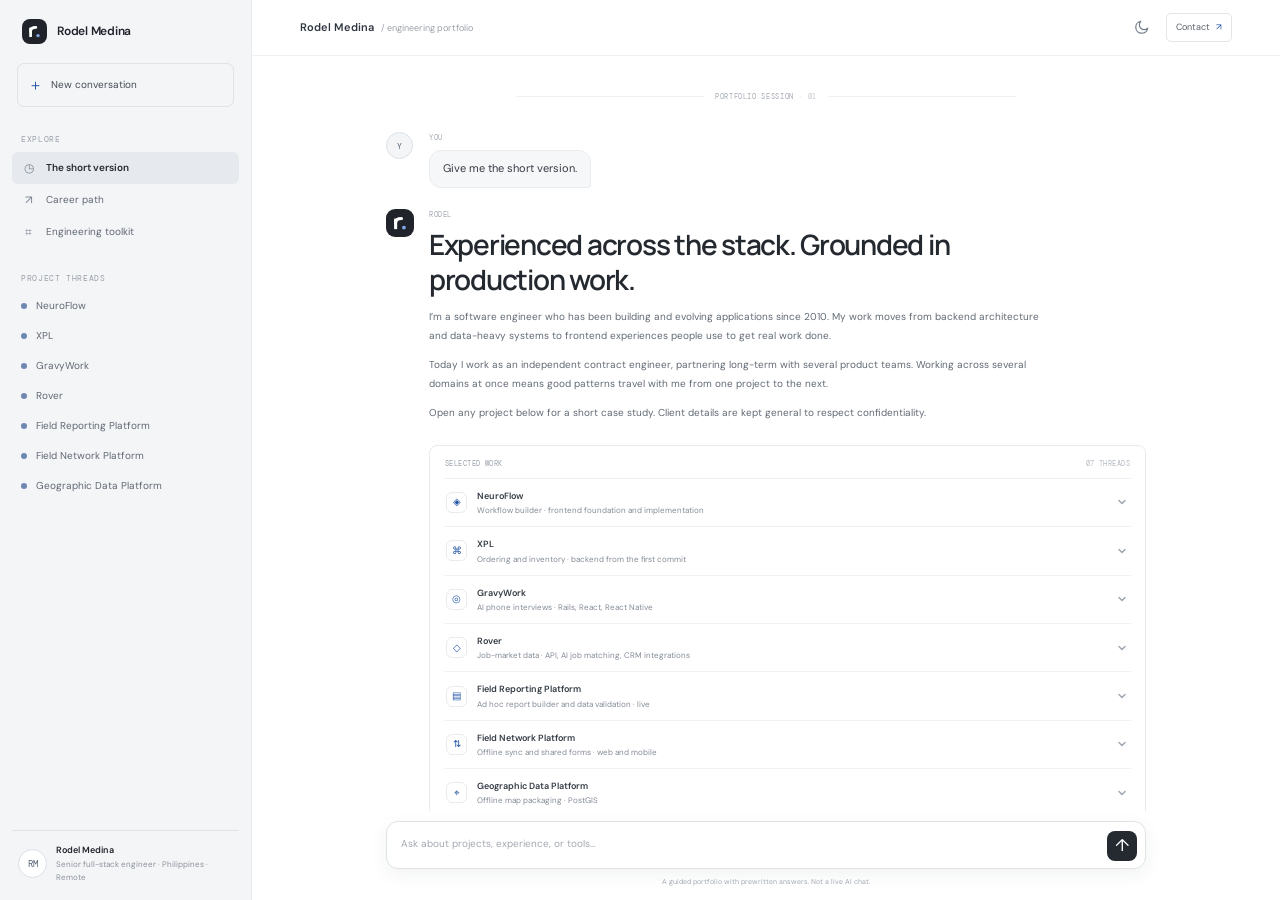
<file: index.html>
<!doctype html>
<html lang="en">
  <head>
    <meta charset="utf-8" />
    <meta name="viewport" content="width=device-width, initial-scale=1, viewport-fit=cover" />
    <meta name="theme-color" content="#f7f8fa" />
    <title>Rodel Medina — Senior Full-Stack Software Engineer</title>
    <meta name="description" content="Senior full-stack engineer building with Rails, React, and Next.js since 2010. Case studies on AI phone interviews, workflow builders, data pipelines, and reporting." />
    <meta name="author" content="Rodel Medina" />
    <meta name="robots" content="index, follow, max-image-preview:large" />
    <link rel="canonical" href="https://rodm.dev/" />
    <link rel="icon" href="/favicon.svg" type="image/svg+xml" />
    <link rel="icon" href="/favicon-96.png" type="image/png" sizes="96x96" />
    <link rel="apple-touch-icon" href="/apple-touch-icon.png" />
    <meta property="og:type" content="profile" />
    <meta property="og:url" content="https://rodm.dev/" />
    <meta property="og:site_name" content="Rodel Medina" />
    <meta property="og:title" content="Rodel Medina — Senior Full-Stack Software Engineer" />
    <meta property="og:description" content="Building production software since 2010, from database to frontend. Explore case studies through a guided, conversation-style portfolio." />
    <meta property="og:image" content="https://rodm.dev/og-image.png" />
    <meta property="og:image:type" content="image/png" />
    <meta property="og:image:width" content="1200" />
    <meta property="og:image:height" content="630" />
    <meta property="og:image:alt" content="Rodel Medina, Senior Full-Stack Software Engineer, building software since 2010. rodm.dev" />
    <meta property="og:locale" content="en_US" />
    <meta property="profile:first_name" content="Rodel" />
    <meta property="profile:last_name" content="Medina" />
    <meta name="twitter:card" content="summary_large_image" />
    <meta name="twitter:title" content="Rodel Medina — Senior Full-Stack Software Engineer" />
    <meta name="twitter:description" content="Building production software since 2010, from database to frontend. Explore case studies through a guided, conversation-style portfolio." />
    <meta name="twitter:image" content="https://rodm.dev/og-image.png" />
    <meta name="twitter:image:alt" content="Rodel Medina, Senior Full-Stack Software Engineer, building software since 2010. rodm.dev" />
    <script>
      try {
        const savedTheme = localStorage.getItem('rodel-portfolio-theme');
        const initialTheme = ['dark', 'light'].includes(savedTheme) ? savedTheme : (matchMedia('(prefers-color-scheme: dark)').matches ? 'dark' : 'light');
        document.documentElement.dataset.theme = initialTheme;
      } catch {}
    </script>
    <script>
      window.loadAnalytics = function () {
        if (location.hostname !== 'rodm.dev' || window.gtag) return;
        window.dataLayer = window.dataLayer || [];
        window.gtag = function () { dataLayer.push(arguments); };
        gtag('js', new Date());
        gtag('config', 'G-ZHBFGYMHQ4');
        const ga = document.createElement('script');
        ga.async = true;
        ga.src = 'https://www.googletagmanager.com/gtag/js?id=G-ZHBFGYMHQ4';
        document.head.append(ga);
      };
      try {
        if (localStorage.getItem('rodel-portfolio-analytics') === 'granted') window.loadAnalytics();
      } catch {}
    </script>
    <link rel="preconnect" href="https://fonts.googleapis.com" />
    <link rel="preconnect" href="https://fonts.gstatic.com" crossorigin />
    <link href="https://fonts.googleapis.com/css2?family=DM+Mono:wght@400;500&family=DM+Sans:wght@400;500;600;700&family=Manrope:wght@400;500;600;700&display=swap" rel="stylesheet" />
    <link rel="stylesheet" href="./styles.css" />
    <script type="application/ld+json">
      {"@context":"https://schema.org","@graph":[{"@type":"WebSite","@id":"https://rodm.dev/#website","url":"https://rodm.dev/","name":"Rodel Medina","inLanguage":"en"},{"@type":"ProfilePage","@id":"https://rodm.dev/#profile","url":"https://rodm.dev/","name":"Rodel Medina — Senior Full-Stack Software Engineer","isPartOf":{"@id":"https://rodm.dev/#website"},"mainEntity":{"@id":"https://rodm.dev/#person"}},{"@type":"Person","@id":"https://rodm.dev/#person","name":"Rodel Medina","url":"https://rodm.dev/","email":"mailto:medinarodelsamson@gmail.com","jobTitle":"Senior Full-Stack Software Engineer","description":"Senior full-stack software engineer building production applications since 2010, from database and backend design to frontend products.","address":{"@type":"PostalAddress","addressCountry":"PH"},"knowsAbout":["Ruby on Rails","React","Next.js","TypeScript","Laravel","PostgreSQL","Vue","React Native","LLM integration"]}]}
    </script>
  </head>
  <body>
    <a class="skip-link" href="#conversation">Skip to conversation</a>
    <div class="chat-app">
      <aside class="sidebar" id="sidebar" aria-label="Portfolio navigation">
        <div class="sidebar-top">
          <a class="wordmark" href="#conversation" aria-label="Rodel Medina portfolio home"><span class="wordmark-mark"><svg class="mark-svg" viewBox="0 0 64 64" aria-hidden="true" focusable="false"><path d="M22 46V22" fill="none" stroke="currentColor" stroke-width="7"/><path d="M22 31.5C22 25 27 21.5 35.5 21.5" fill="none" stroke="currentColor" stroke-width="7" stroke-linecap="round"/><circle cx="41" cy="42.5" r="4.4" fill="var(--mark-dot)"/></svg></span><span>Rodel Medina</span></a>
          <button class="new-chat" id="new-chat" type="button"><span aria-hidden="true">＋</span> New conversation</button>
        </div>
        <div class="sidebar-group">
          <p class="sidebar-label">EXPLORE</p>
          <button class="side-link selected" data-query="short version"><span class="side-icon">◷</span> The short version</button>
          <button class="side-link" data-query="career"><span class="side-icon">↗</span> Career path</button>
          <button class="side-link" data-query="engineering toolkit"><span class="side-icon">⌗</span> Engineering toolkit</button>
        </div>
        <div class="sidebar-group project-nav">
          <p class="sidebar-label">PROJECT THREADS</p>
          <button class="side-link" data-query="NeuroFlow"><span class="project-dot"></span> NeuroFlow</button>
          <button class="side-link" data-query="XPL"><span class="project-dot"></span> XPL</button>
          <button class="side-link" data-query="GravyWork"><span class="project-dot"></span> GravyWork</button>
          <button class="side-link" data-query="Rover"><span class="project-dot"></span> Rover</button>
          <button class="side-link" data-query="Field Reporting Platform"><span class="project-dot"></span> Field Reporting Platform</button>
          <button class="side-link" data-query="Field Network Platform"><span class="project-dot"></span> Field Network Platform</button>
          <button class="side-link" data-query="Geographic Data Platform"><span class="project-dot"></span> Geographic Data Platform</button>
        </div>
        <div class="sidebar-profile"><span class="avatar">RM</span><span><b>Rodel Medina</b><small><span class="profile-long">Senior full-stack engineer · Philippines · Remote</span><span class="profile-short">Full-stack engineer · PH · Remote</span></small></span></div>
      </aside>

      <main class="chat-main">
        <header class="chat-header">
          <button class="mobile-menu-toggle" id="menu-toggle" type="button" aria-label="Open portfolio navigation" aria-expanded="false" aria-controls="sidebar"><span></span><span></span></button>
          <div class="chat-title"><span class="mobile-brand-mark"><svg class="mark-svg" viewBox="0 0 64 64" aria-hidden="true" focusable="false"><path d="M22 46V22" fill="none" stroke="currentColor" stroke-width="7"/><path d="M22 31.5C22 25 27 21.5 35.5 21.5" fill="none" stroke="currentColor" stroke-width="7" stroke-linecap="round"/><circle cx="41" cy="42.5" r="4.4" fill="var(--mark-dot)"/></svg></span><span class="chat-title-main">Rodel Medina</span><span class="chat-title-context">/ engineering portfolio</span></div>
          <div class="header-actions">
            <button class="theme-toggle" id="theme-toggle" type="button" aria-label="Switch to dark theme" aria-pressed="false" title="Switch to dark theme"><span class="theme-icon" aria-hidden="true"><svg viewBox="0 0 24 24" fill="none"><path d="M20.8 13A8.5 8.5 0 1 1 11 3.2 6.5 6.5 0 0 0 20.8 13Z" /></svg></span><span class="visually-hidden">Switch to dark theme</span></button>
            <button class="header-link contact-button" type="button" data-query="contact" aria-label="Contact Rodel Medina">Contact <span>↗</span></button>
          </div>
        </header>

        <section class="conversation" id="conversation" aria-label="Conversation about Rodel Medina’s work">
          <div class="conversation-inner" id="messages">
            <div class="session-note"><span class="session-line"></span><span>PORTFOLIO SESSION <span class="session-date">· 01</span></span><span class="session-line"></span></div>
            <article class="message user-message">
              <div class="user-avatar" aria-hidden="true">Y</div>
              <div class="message-body"><p class="message-label">YOU</p><p>Give me the short version.</p></div>
            </article>
            <article class="message assistant-message" id="short-version">
              <div class="assistant-avatar" aria-hidden="true"><svg class="mark-svg" viewBox="0 0 64 64" aria-hidden="true" focusable="false"><path d="M22 46V22" fill="none" stroke="currentColor" stroke-width="7"/><path d="M22 31.5C22 25 27 21.5 35.5 21.5" fill="none" stroke="currentColor" stroke-width="7" stroke-linecap="round"/><circle cx="41" cy="42.5" r="4.4" fill="var(--mark-dot)"/></svg></div>
              <div class="message-body">
                <p class="message-label">RODEL</p>
                <div class="answer-copy">
                  <h1>Experienced across the stack. Grounded in production work.</h1>
                  <p>I’m a software engineer who has been building and evolving applications since 2010. My work moves from backend architecture and data-heavy systems to frontend experiences people use to get real work done.</p>
                  <p>Today I work as an independent contract engineer, partnering long-term with several product teams. Working across several domains at once means good patterns travel with me from one project to the next.</p>
                  <p>Open any project below for a short case study. Client details are kept general to respect confidentiality.</p>
                </div>
                <div class="work-index" id="work">
                  <div class="answer-section-head"><span>SELECTED WORK</span><span>07 THREADS</span></div>
                  <details class="work-case" id="case-neuroflow">
                    <summary class="work-thread"><span class="thread-symbol" aria-hidden="true">◈</span><span><b>NeuroFlow</b><small>Workflow builder · frontend foundation and implementation</small></span><span class="thread-arrow" aria-hidden="true"><svg viewBox="0 0 12 12" focusable="false"><path d="M3 4.5 6 7.5 9 4.5"/></svg></span></summary>
                    <div class="case-study answer-copy">
                      <h2>NeuroFlow — visual workflow builder</h2>
                      <p>I established the frontend foundation for a no-code workflow builder inside a healthcare SaaS platform, and implemented a substantial part of it. Staff design automated flows on a canvas: a trigger starts the flow, branches route it, and actions run.</p>
                      <p>I built the canvas on React Flow (xyflow), with custom node types, drag-and-drop, and a side panel to configure each node. Branches support first-match or all-match logic, with each condition shown on the canvas and an automatic “else” path. Validation marks problems on the canvas without interrupting editing, and a conversion layer turns the editor graph into the backend workflow format and back. I later added new trigger and action types.</p>
                      <div class="answer-facts"><span>VIA ALPHAGENIT</span><span>REACT</span><span>TYPESCRIPT</span><span>REACT FLOW / XYFLOW</span><span>REDUX TOOLKIT</span><span>JEST</span></div>
                    </div>
                  </details>
                  <details class="work-case" id="case-xpl">
                    <summary class="work-thread"><span class="thread-symbol" aria-hidden="true">⌘</span><span><b>XPL</b><small>Ordering and inventory · backend from the first commit</small></span><span class="thread-arrow" aria-hidden="true"><svg viewBox="0 0 12 12" focusable="false"><path d="M3 4.5 6 7.5 9 4.5"/></svg></span></summary>
                    <div class="case-study answer-copy">
                      <h2>XPL — ordering and inventory platform</h2>
                      <p>I built the backend for an operations platform that covers wholesale ordering, warehouse inventory, and deliveries, from the first commit through three years of development.</p>
                      <p>It is a Laravel and PostgreSQL REST API with a service layer and Redis-backed scheduled jobs that automate order cycles and invoice updates. I built an inventory ledger with reconciliation checks, price freezing at delivery, a Google Sheets integration, and “act as” delegate access with a correct audit trail. I added an OpenAPI contract with automated contract tests, and led a new Next.js frontend that talks to the API through a server-side proxy.</p>
                      <div class="answer-facts"><span>VIA ALPHAGENIT</span><span>LARAVEL · PHP</span><span>POSTGRESQL</span><span>REDIS</span><span>PEST</span><span>OPENAPI</span><span>NEXT.JS</span></div>
                    </div>
                  </details>
                  <details class="work-case" id="case-gravywork">
                    <summary class="work-thread"><span class="thread-symbol" aria-hidden="true">◎</span><span><b>GravyWork</b><small>AI phone interviews · Rails, React, React Native</small></span><span class="thread-arrow" aria-hidden="true"><svg viewBox="0 0 12 12" focusable="false"><path d="M3 4.5 6 7.5 9 4.5"/></svg></span></summary>
                    <div class="case-study answer-copy">
                      <h2>GravyWork — AI phone interviews for workers</h2>
                      <p>GravyWork staffs shifts with vetted hourly workers. I designed and built a separate AI service that runs automated phone interviews to assess workers’ skills, which reduces manual screening work for staff.</p>
                      <p>A worker calls in, hears each question as generated speech, and records an answer. Background jobs turn the answers into text and score them with an LLM, then a signed webhook sends the result to the main platform for admins to review. Around it I built the reliability and fairness tools: model settings kept in config, handling for late recordings, attempt lockouts, call audit logs, and admin health and re-score screens.</p>
                      <p>Across the wider product I worked on the Rails API, the React admin portal, and the React Native worker app, including worker earnings, real-time chat, preferred staffing pools, and SMS, email, and push lifecycle messaging.</p>
                      <div class="answer-facts"><span>DIRECT ENGAGEMENT</span><span>RAILS · SIDEKIQ</span><span>TWILIO</span><span>ELEVENLABS</span><span>OPENAI WHISPER</span><span>LLM SCORING</span><span>REACT · REACT NATIVE</span></div>
                    </div>
                  </details>
                  <details class="work-case" id="case-rover">
                    <summary class="work-thread"><span class="thread-symbol" aria-hidden="true">◇</span><span><b>Rover</b><small>Job-market data · API, AI job matching, CRM integrations</small></span><span class="thread-arrow" aria-hidden="true"><svg viewBox="0 0 12 12" focusable="false"><path d="M3 4.5 6 7.5 9 4.5"/></svg></span></summary>
                    <div class="case-study answer-copy">
                      <h2>Rover — job-market data platform</h2>
                      <p>Rover collects job ads from major job boards across Australia and New Zealand, merges and enriches them, and delivers them to recruitment CRMs and through a job-search API for client companies. I have developed and maintained the platform since 2023.</p>
                      <p>I created and maintained the scrapers for each job board, and designed and built that job-search API in Rails. The pipeline runs on Rails, Sidekiq, and PostgreSQL, with an hourly merge that groups jobs by company, Elasticsearch search, and a rule-based industry classification step that leaves a value empty rather than guess. I built delivery integrations for Salesforce, Bullhorn, HubSpot, and RecruiterFlow, and I support the developers at client companies who build on the API.</p>
                      <p>For JobRover, an AI job-matching product, I built the frontend and the backend, including the connection to its matching engine and Stripe billing: subscriptions, invoices, webhook handling, refunds, and failed-payment handling. I also built the internal operations dashboard in Next.js, TypeScript, and AG Grid on Cloudflare Workers.</p>
                      <div class="answer-facts"><span>DIRECT ENGAGEMENT · AU CLIENT</span><span>RAILS · SIDEKIQ</span><span>POSTGRESQL</span><span>ELASTICSEARCH</span><span>STRIPE</span><span>NEXT.JS · TYPESCRIPT</span><span>CLOUDFLARE WORKERS</span></div>
                    </div>
                  </details>
                  <details class="work-case" id="case-reporting">
                    <summary class="work-thread"><span class="thread-symbol" aria-hidden="true">▤</span><span><b>Field Reporting Platform</b><small>Ad hoc report builder and data validation · live</small></span><span class="thread-arrow" aria-hidden="true"><svg viewBox="0 0 12 12" focusable="false"><path d="M3 4.5 6 7.5 9 4.5"/></svg></span></summary>
                    <div class="case-study answer-copy">
                      <h2>Field Reporting Platform — report builder and data validation</h2>
                      <p>For a field-reporting web app, I independently built two live features: an ad hoc reporting engine and an automated validation system.</p>
                      <p>Users build reports in a Vue editor. The server checks each report definition against a JSON Schema and compiles it into one parameterized, read-only SQL query with a time limit. Results respect each user’s existing data access, and reports can be saved, shared, and exported to CSV or Excel with spreadsheet-safe output.</p>
                      <p>Each submitted report also runs through background checks for spikes, repeats, outliers, and differences from peers, using statistics cached nightly. Checks can be set per country, and staff work through flagged results in a review hub.</p>
                      <div class="answer-facts"><span>RAILS</span><span>POSTGRESQL</span><span>VUE 3</span><span>SIDEKIQ</span><span>JSON SCHEMA</span></div>
                    </div>
                  </details>
                  <details class="work-case" id="case-field-network">
                    <summary class="work-thread"><span class="thread-symbol" aria-hidden="true">⇅</span><span><b>Field Network Platform</b><small>Offline sync and shared forms · web and mobile</small></span><span class="thread-arrow" aria-hidden="true"><svg viewBox="0 0 12 12" focusable="false"><path d="M3 4.5 6 7.5 9 4.5"/></svg></span></summary>
                    <div class="case-study answer-copy">
                      <h2>Field Network Platform — offline sync and shared forms</h2>
                      <p>For a nonprofit field-network platform, I built the server side of offline sync for its mobile app: the server receives data packages from devices and builds the SQLite databases the app downloads.</p>
                      <p>I wrote most of a shared form library that runs the same forms on the web and in React Native, with translations, map pin-drop with GPS, and direct file uploads. I also built background bulk actions with tracked runs, per-record errors, and audited cascading changes; a team hierarchy and tagging system with permissions scoped by country; and a reusable table component with saved columns, cascading filters, and computed sorting.</p>
                      <div class="answer-facts"><span>RAILS</span><span>VUE 3</span><span>POSTGIS</span><span>SIDEKIQ</span><span>TYPESCRIPT</span><span>REACT NATIVE</span></div>
                    </div>
                  </details>
                  <details class="work-case" id="case-geodata">
                    <summary class="work-thread"><span class="thread-symbol" aria-hidden="true">⌖</span><span><b>Geographic Data Platform</b><small>Offline map packaging · PostGIS</small></span><span class="thread-arrow" aria-hidden="true"><svg viewBox="0 0 12 12" focusable="false"><path d="M3 4.5 6 7.5 9 4.5"/></svg></span></summary>
                    <div class="case-study answer-copy">
                      <h2>Geographic Data Platform — offline maps and boundary data</h2>
                      <p>For a geographic data platform used by field survey teams, I built map and data packaging so the survey app works offline, and moved a PostGIS boundary dataset and the services that depend on it to a new schema.</p>
                      <p>I also built map tools in Vue and Leaflet, including a boundary editor, location selection limited to polygons, and shading, plus import pipelines from outside survey systems and webhook integration with a sister app.</p>
                      <div class="answer-facts"><span>RAILS</span><span>POSTGIS</span><span>VUE 3 · TYPESCRIPT</span><span>LEAFLET</span></div>
                    </div>
                  </details>
                </div>
                <div class="response-meta"><button class="copy-link" data-copy="#short-version" type="button" aria-label="Copy link to short version">↗</button></div>
              </div>
            </article>
            <div class="suggestions" aria-label="Suggested questions">
              <p>KEEP EXPLORING</p>
              <div class="suggestion-list">
                <button data-query="NeuroFlow">What did you build at NeuroFlow?</button>
                <button data-query="career">Walk me through your career</button>
                <button data-query="engineering toolkit">What’s in your engineering toolkit?</button>
              </div>
            </div>
          </div>
        </section>

        <p class="visually-hidden" id="live-status" role="status" aria-live="polite"></p>
        <footer class="composer-area">
          <form class="composer" id="composer-form" autocomplete="off">
            <label class="visually-hidden" for="question-input">Ask about Rodel’s engineering experience</label>
            <textarea id="question-input" rows="1" placeholder="Ask about projects, experience, or tools…"></textarea>
            <button class="send-button" type="submit" aria-label="Send question"><span>↑</span></button>
          </form>
          <p class="composer-note">A guided portfolio with prewritten answers. Not a live AI chat.</p>
        </footer>
        <div class="mobile-overlay" id="mobile-overlay"></div>
      </main>
    </div>
    <script src="./app.js" defer></script>
  </body>
</html>
</file>
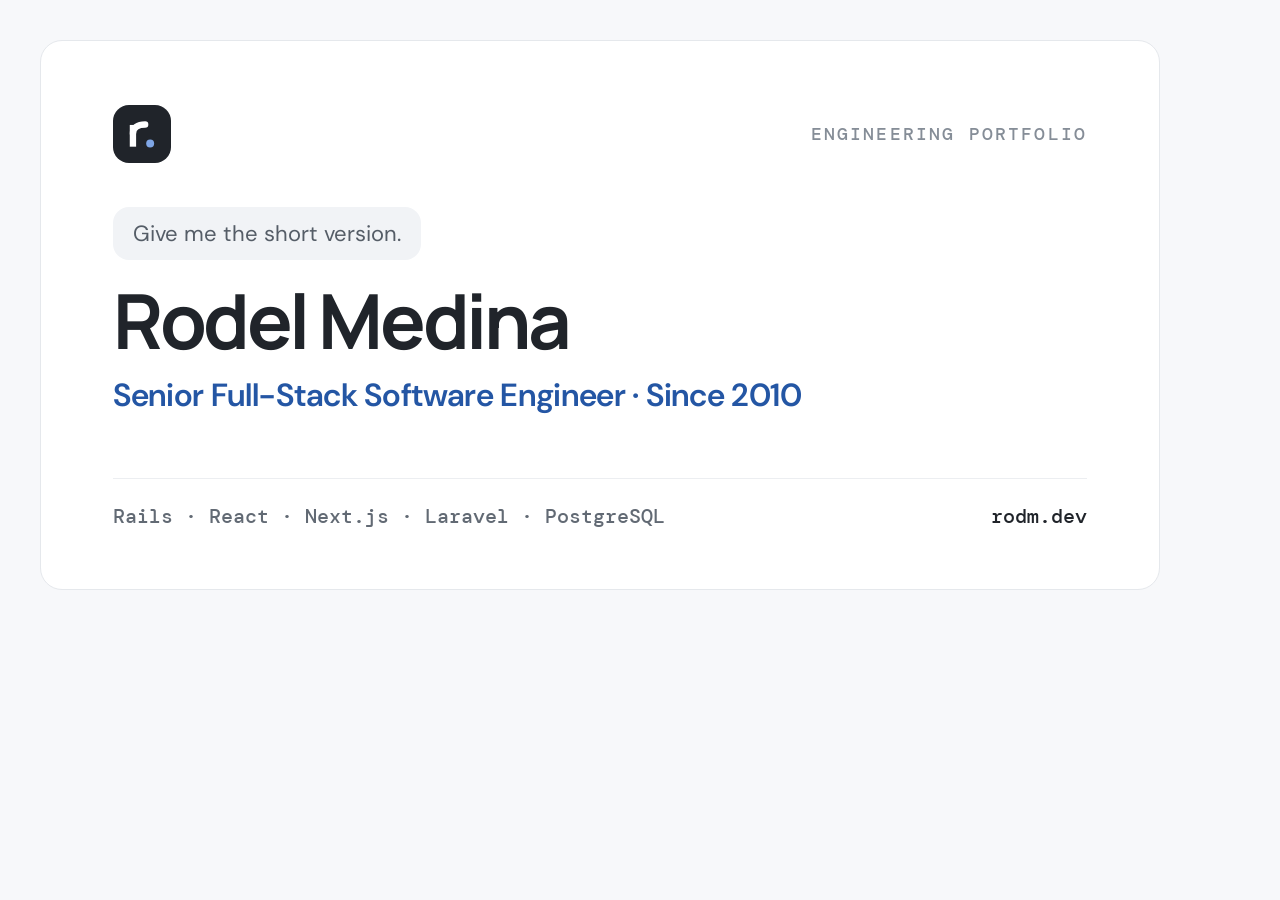
<file: og/og-image.html>
<!doctype html>
<html lang="en">
<head>
<meta charset="utf-8" />
<link href="https://fonts.googleapis.com/css2?family=DM+Mono:wght@400;500&family=DM+Sans:wght@400;500;600&family=Manrope:wght@600;700&display=swap" rel="stylesheet" />
<style>
  * { box-sizing: border-box; }
  html, body { margin: 0; width: 1200px; height: 630px; overflow: hidden; }
  body { position: relative; background: #f7f8fa; color: #20242a; font-family: 'DM Sans', Arial, sans-serif; }
  .frame { position: absolute; inset: 40px; padding: 64px 72px; border: 1px solid #e5e8ec; border-radius: 22px; background: #fff; }
  .top { display: flex; align-items: center; justify-content: space-between; }
  .mark { display: grid; place-items: center; width: 58px; height: 58px; border-radius: 16px; background: #20242a; color: #fff; font: 700 28px 'Manrope', sans-serif; letter-spacing: -.1em; }
  .label { color: #858d97; font: 500 18px 'DM Mono', monospace; letter-spacing: .12em; }
  .bubble { display: inline-block; margin-top: 44px; padding: 12px 20px; border-radius: 16px; background: #f1f3f6; color: #555d67; font-size: 22px; }
  h1 { margin: 22px 0 0; font: 700 76px/1.02 'Manrope', sans-serif; letter-spacing: -.045em; }
  .role { margin-top: 14px; color: #2456a4; font: 600 32px 'DM Sans', sans-serif; letter-spacing: -.01em; }
  .stack { position: absolute; left: 72px; right: 72px; bottom: 60px; display: flex; justify-content: space-between; align-items: center; padding-top: 24px; border-top: 1px solid #eceef1; color: #626a74; font: 500 20px 'DM Mono', monospace; }
  .stack b { color: #20242a; font-weight: 500; }
</style>
</head>
<body>
  <div class="frame">
    <div class="top"><div class="mark"><svg viewBox="0 0 64 64" width="58" height="58"><path d="M22 46V22" fill="none" stroke="#fff" stroke-width="7"/><path d="M22 31.5C22 25 27 21.5 35.5 21.5" fill="none" stroke="#fff" stroke-width="7" stroke-linecap="round"/><circle cx="41" cy="42.5" r="4.4" fill="#7fa6e6"/></svg></div><div class="label">ENGINEERING PORTFOLIO</div></div>
    <div class="bubble">Give me the short version.</div>
    <h1>Rodel Medina</h1>
    <div class="role">Senior Full-Stack Software Engineer · Since 2010</div>
    <div class="stack"><span>Rails · React · Next.js · Laravel · PostgreSQL</span><b>rodm.dev</b></div>
  </div>
</body>
</html>
</file>
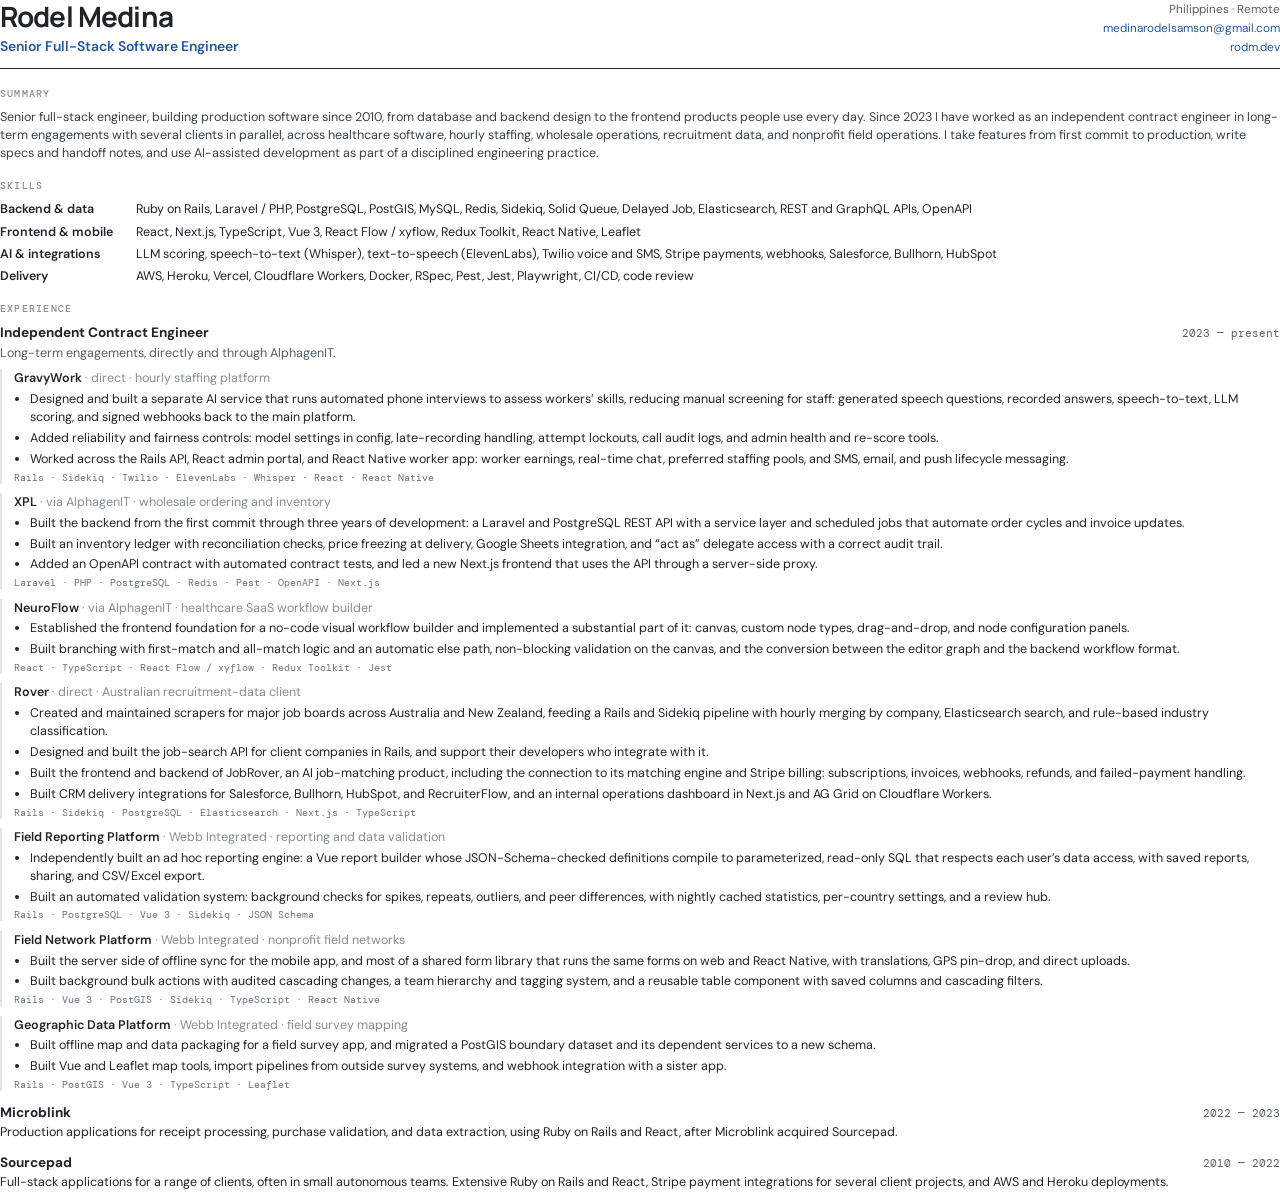
<file: resume/resume.html>
<!doctype html>
<html lang="en">
<head>
<meta charset="utf-8" />
<title>Rodel Medina — Resume</title>
<link href="https://fonts.googleapis.com/css2?family=DM+Mono:wght@400;500&family=DM+Sans:wght@400;500;600;700&family=Manrope:wght@600;700&display=swap" rel="stylesheet" />
<style>
  @page { size: A4; margin: 14mm 15mm 13mm; }
  * { box-sizing: border-box; }
  body { margin: 0; color: #20242a; font: 9.4pt/1.45 'DM Sans', Arial, sans-serif; -webkit-print-color-adjust: exact; print-color-adjust: exact; }
  a { color: #2456a4; text-decoration: none; }
  header { display: flex; justify-content: space-between; align-items: flex-end; padding-bottom: 9pt; border-bottom: 1.2pt solid #20242a; }
  h1 { margin: 0; font: 700 21pt/1.1 'Manrope', sans-serif; letter-spacing: -.03em; }
  .role { margin-top: 3pt; color: #2456a4; font-weight: 600; font-size: 10.5pt; }
  .contact { text-align: right; color: #555d67; font-size: 8.8pt; line-height: 1.6; }
  h2 { margin: 13pt 0 6pt; color: #858d97; font: 500 7.6pt 'DM Mono', monospace; letter-spacing: .12em; text-transform: uppercase; }
  p { margin: 0 0 5pt; }
  .summary { color: #3a4048; }
  .skills { display: grid; grid-template-columns: 92pt 1fr; gap: 3pt 10pt; }
  .skills b { font-weight: 600; }
  .job { margin-bottom: 9pt; }
  .job-head { display: flex; justify-content: space-between; align-items: baseline; }
  .job-head b { font-size: 10.2pt; font-weight: 700; }
  .dates { color: #555d67; font: 8.4pt 'DM Mono', monospace; white-space: nowrap; }
  .job-sub { color: #555d67; margin: 1pt 0 5pt; }
  .project { margin: 0 0 7pt; padding-left: 9pt; border-left: 1.5pt solid #dfe4ec; break-inside: avoid; }
  .project-head { font-weight: 600; }
  .project-head span { color: #858d97; font-weight: 400; }
  ul { margin: 2pt 0 0; padding-left: 12pt; }
  li { margin: 0 0 2pt; }
  .stack { margin-top: 2pt; color: #6a727c; font: 7.8pt 'DM Mono', monospace; }
</style>
</head>
<body>
<header>
  <div>
    <h1>Rodel Medina</h1>
    <div class="role">Senior Full-Stack Software Engineer</div>
  </div>
  <div class="contact">
    Philippines · Remote<br />
    <a href="mailto:medinarodelsamson@gmail.com">medinarodelsamson@gmail.com</a><br />
    <a href="https://rodm.dev">rodm.dev</a>
  </div>
</header>

<h2>Summary</h2>
<p class="summary">Senior full-stack engineer, building production software since 2010, from database and backend design to the frontend products people use every day. Since 2023 I have worked as an independent contract engineer in long-term engagements with several clients in parallel, across healthcare software, hourly staffing, wholesale operations, recruitment data, and nonprofit field operations. I take features from first commit to production, write specs and handoff notes, and use AI-assisted development as part of a disciplined engineering practice.</p>

<h2>Skills</h2>
<div class="skills">
  <b>Backend &amp; data</b><span>Ruby on Rails, Laravel / PHP, PostgreSQL, PostGIS, MySQL, Redis, Sidekiq, Solid Queue, Delayed Job, Elasticsearch, REST and GraphQL APIs, OpenAPI</span>
  <b>Frontend &amp; mobile</b><span>React, Next.js, TypeScript, Vue 3, React Flow / xyflow, Redux Toolkit, React Native, Leaflet</span>
  <b>AI &amp; integrations</b><span>LLM scoring, speech-to-text (Whisper), text-to-speech (ElevenLabs), Twilio voice and SMS, Stripe payments, webhooks, Salesforce, Bullhorn, HubSpot</span>
  <b>Delivery</b><span>AWS, Heroku, Vercel, Cloudflare Workers, Docker, RSpec, Pest, Jest, Playwright, CI/CD, code review</span>
</div>

<h2>Experience</h2>

<div class="job">
  <div class="job-head"><b>Independent Contract Engineer</b><span class="dates">2023 — present</span></div>
  <p class="job-sub">Long-term engagements, directly and through AlphagenIT.</p>

  <div class="project">
    <div class="project-head">GravyWork <span>· direct · hourly staffing platform</span></div>
    <ul>
      <li>Designed and built a separate AI service that runs automated phone interviews to assess workers’ skills, reducing manual screening for staff: generated speech questions, recorded answers, speech-to-text, LLM scoring, and signed webhooks back to the main platform.</li>
      <li>Added reliability and fairness controls: model settings in config, late-recording handling, attempt lockouts, call audit logs, and admin health and re-score tools.</li>
      <li>Worked across the Rails API, React admin portal, and React Native worker app: worker earnings, real-time chat, preferred staffing pools, and SMS, email, and push lifecycle messaging.</li>
    </ul>
    <div class="stack">Rails · Sidekiq · Twilio · ElevenLabs · Whisper · React · React Native</div>
  </div>

  <div class="project">
    <div class="project-head">XPL <span>· via AlphagenIT · wholesale ordering and inventory</span></div>
    <ul>
      <li>Built the backend from the first commit through three years of development: a Laravel and PostgreSQL REST API with a service layer and scheduled jobs that automate order cycles and invoice updates.</li>
      <li>Built an inventory ledger with reconciliation checks, price freezing at delivery, Google Sheets integration, and “act as” delegate access with a correct audit trail.</li>
      <li>Added an OpenAPI contract with automated contract tests, and led a new Next.js frontend that uses the API through a server-side proxy.</li>
    </ul>
    <div class="stack">Laravel · PHP · PostgreSQL · Redis · Pest · OpenAPI · Next.js</div>
  </div>

  <div class="project">
    <div class="project-head">NeuroFlow <span>· via AlphagenIT · healthcare SaaS workflow builder</span></div>
    <ul>
      <li>Established the frontend foundation for a no-code visual workflow builder and implemented a substantial part of it: canvas, custom node types, drag-and-drop, and node configuration panels.</li>
      <li>Built branching with first-match and all-match logic and an automatic else path, non-blocking validation on the canvas, and the conversion between the editor graph and the backend workflow format.</li>
    </ul>
    <div class="stack">React · TypeScript · React Flow / xyflow · Redux Toolkit · Jest</div>
  </div>

  <div class="project">
    <div class="project-head">Rover <span>· direct · Australian recruitment-data client</span></div>
    <ul>
      <li>Created and maintained scrapers for major job boards across Australia and New Zealand, feeding a Rails and Sidekiq pipeline with hourly merging by company, Elasticsearch search, and rule-based industry classification.</li>
      <li>Designed and built the job-search API for client companies in Rails, and support their developers who integrate with it.</li>
      <li>Built the frontend and backend of JobRover, an AI job-matching product, including the connection to its matching engine and Stripe billing: subscriptions, invoices, webhooks, refunds, and failed-payment handling.</li>
      <li>Built CRM delivery integrations for Salesforce, Bullhorn, HubSpot, and RecruiterFlow, and an internal operations dashboard in Next.js and AG Grid on Cloudflare Workers.</li>
    </ul>
    <div class="stack">Rails · Sidekiq · PostgreSQL · Elasticsearch · Next.js · TypeScript</div>
  </div>

  <div class="project">
    <div class="project-head">Field Reporting Platform <span>· Webb Integrated · reporting and data validation</span></div>
    <ul>
      <li>Independently built an ad hoc reporting engine: a Vue report builder whose JSON-Schema-checked definitions compile to parameterized, read-only SQL that respects each user’s data access, with saved reports, sharing, and CSV/Excel export.</li>
      <li>Built an automated validation system: background checks for spikes, repeats, outliers, and peer differences, with nightly cached statistics, per-country settings, and a review hub.</li>
    </ul>
    <div class="stack">Rails · PostgreSQL · Vue 3 · Sidekiq · JSON Schema</div>
  </div>

  <div class="project">
    <div class="project-head">Field Network Platform <span>· Webb Integrated · nonprofit field networks</span></div>
    <ul>
      <li>Built the server side of offline sync for the mobile app, and most of a shared form library that runs the same forms on web and React Native, with translations, GPS pin-drop, and direct uploads.</li>
      <li>Built background bulk actions with audited cascading changes, a team hierarchy and tagging system, and a reusable table component with saved columns and cascading filters.</li>
    </ul>
    <div class="stack">Rails · Vue 3 · PostGIS · Sidekiq · TypeScript · React Native</div>
  </div>

  <div class="project">
    <div class="project-head">Geographic Data Platform <span>· Webb Integrated · field survey mapping</span></div>
    <ul>
      <li>Built offline map and data packaging for a field survey app, and migrated a PostGIS boundary dataset and its dependent services to a new schema.</li>
      <li>Built Vue and Leaflet map tools, import pipelines from outside survey systems, and webhook integration with a sister app.</li>
    </ul>
    <div class="stack">Rails · PostGIS · Vue 3 · TypeScript · Leaflet</div>
  </div>
</div>

<div class="job">
  <div class="job-head"><b>Microblink</b><span class="dates">2022 — 2023</span></div>
  <p>Production applications for receipt processing, purchase validation, and data extraction, using Ruby on Rails and React, after Microblink acquired Sourcepad.</p>
</div>

<div class="job">
  <div class="job-head"><b>Sourcepad</b><span class="dates">2010 — 2022</span></div>
  <p>Full-stack applications for a range of clients, often in small autonomous teams. Extensive Ruby on Rails and React, Stripe payment integrations for several client projects, and AWS and Heroku deployments.</p>
</div>
</body>
</html>
</file>
<file: styles.css>
:root{color-scheme:light;--paper:#f7f8fa;--panel:#fff;--ink:#20242a;--body:#555d67;--muted:#858d97;--line:#e5e8ec;--blue:#2456a4;--blue-soft:#edf3ff;--mono:'DM Mono',monospace;--sans:'DM Sans',Arial,sans-serif;--display:'Manrope',var(--sans)}
*{box-sizing:border-box}html,body{width:100%;height:100%;min-height:100%;margin:0}body{overflow:hidden;background:var(--paper);color:var(--ink);font:14px/1.6 var(--sans);-webkit-font-smoothing:antialiased}button,a,textarea{font:inherit}button{color:inherit}a{color:inherit;text-decoration:none}.skip-link{position:fixed;z-index:100;top:8px;left:8px;padding:9px 13px;background:var(--blue);color:#fff;transform:translateY(-150%)}.skip-link:focus{transform:none}.visually-hidden{position:absolute;width:1px;height:1px;padding:0;margin:-1px;overflow:hidden;clip:rect(0,0,0,0);white-space:nowrap;border:0}.chat-app{display:grid;grid-template-columns:252px minmax(0,1fr);height:100dvh;min-height:480px;background:var(--panel)}
.sidebar{display:flex;flex-direction:column;min-width:0;overflow-y:auto;padding:18px 12px 11px;background:#f4f5f7;border-right:1px solid #e8eaed}.sidebar-top{padding:0 5px}.wordmark{display:flex;align-items:center;gap:10px;padding:1px 5px 19px;font-size:12px;font-weight:600;letter-spacing:-.02em}.wordmark-mark,.mobile-brand-mark{display:grid;place-items:center;width:25px;height:25px;border-radius:8px;background:#20242a;color:white;font:600 13px var(--display);letter-spacing:-.1em}.new-chat{display:flex;align-items:center;gap:8px;width:100%;padding:9px 10px;border:1px solid #dfe2e6;border-radius:7px;background:transparent;color:#444b54;text-align:left;font-size:10px;cursor:pointer;transition:background .18s,border-color .18s}.new-chat:hover{background:#fff;border-color:#cdd2d8}.new-chat span{font-size:15px;color:var(--blue)}.sidebar-group{margin-top:27px}.sidebar-label{margin:0 9px 8px;color:#9aa1a9;font:8px var(--mono);letter-spacing:.08em}.side-link{display:flex;align-items:center;gap:10px;width:100%;padding:8px 9px;border:0;border-radius:6px;background:transparent;color:#606873;text-align:left;font-size:10px;cursor:pointer;transition:color .18s,background .18s}.side-link:hover{background:#e9ebee;color:#30363d}.side-link.selected{background:#e6e9ed;color:#252a30;font-weight:600}.side-icon{display:grid;place-items:center;width:15px;color:#7a838e;font:12px var(--sans)}.project-nav{margin-top:25px}.project-nav .side-link{gap:9px;padding-top:7px;padding-bottom:7px}.project-dot{width:6px;height:6px;border-radius:50%;background:#6f88b1}.project-dot.muted{background:#c3c7cc}.pending-mini{margin-left:auto;color:#a2a7ad;font:6px var(--mono)}.sidebar-profile{display:flex;align-items:center;gap:9px;margin-top:auto;padding:12px 6px 5px;border-top:1px solid #e1e4e7}.avatar,.user-avatar{display:grid;place-items:center;flex:none;width:29px;height:29px;border:1px solid #dbe0e6;border-radius:50%;background:#fff;color:#556172;font:9px var(--mono)}.sidebar-profile b,.sidebar-profile small{display:block}.sidebar-profile b{font-size:9px;font-weight:600}.sidebar-profile small{margin-top:1px;color:#8a929b;font-size:8px}
.chat-main{position:relative;display:flex;min-width:0;height:100dvh;flex-direction:column;background:#fff}.chat-header{position:relative;z-index:5;display:flex;flex:none;align-items:center;justify-content:space-between;height:56px;padding:0 clamp(18px,4vw,48px);border-bottom:1px solid #eff0f2;background:#ffffffed;backdrop-filter:blur(12px)}.chat-title{display:flex;align-items:baseline;gap:7px;color:#3d444d;font-size:11px;font-weight:600}.chat-title-main{color:#303740}.chat-title-context{color:#9aa1aa;font-size:9px;font-weight:400}.header-link{padding:6px 9px;border:1px solid #e1e4e8;border-radius:5px;background:transparent;color:#59616b;font-size:9px;cursor:pointer;transition:all .2s}.header-link:hover{border-color:#c8d5ed;color:var(--blue);background:#f9fbff}.header-link span{margin-left:4px;color:var(--blue)}.mobile-menu-toggle,.mobile-brand-mark{display:none}.conversation{flex:1;min-height:0;overflow:auto;overscroll-behavior:contain;scroll-behavior:smooth;scrollbar-width:thin;scrollbar-color:#e3e6ea transparent}.conversation-inner{width:min(100% - 44px,760px);min-height:100%;margin:0 auto;padding:36px 0 28px}.session-note{display:flex;align-items:center;gap:11px;width:min(100%,500px);margin:0 auto 31px;color:#a3aab3;font:7px var(--mono);letter-spacing:.09em}.session-line{height:1px;flex:1;background:#eef0f3}.session-date{color:#c4c8ce}.message{display:grid;grid-template-columns:31px minmax(0,1fr);gap:12px;margin-bottom:23px;animation:message-in .32s cubic-bezier(.2,.7,.2,1) both}.user-message{margin-bottom:21px}.user-avatar{width:27px;height:27px;background:#f3f5f7;font-size:8px}.assistant-avatar{display:grid;place-items:center;width:28px;height:28px;border-radius:9px;background:#20242a;color:#fff;font:600 13px var(--display);letter-spacing:-.1em}.message-body{min-width:0;padding-top:1px}.message-label{margin:0 0 8px;color:#a2a9b1;font:7px var(--mono);letter-spacing:.08em}.message-label span{color:#c1c6cc}.user-message .message-body>p:last-child{display:inline-block;margin:0;padding:9px 13px;border:1px solid #eaedf0;border-radius:12px 12px 3px 12px;background:#f6f7f9;color:#343a42;font-size:11px;line-height:1.6}.answer-copy h1,.answer-copy h2{max-width:610px;margin:0 0 10px;color:#242930;font:600 clamp(21px,3vw,28px)/1.28 var(--display);letter-spacing:-.045em}.answer-copy h2{font-size:21px}.answer-copy p{max-width:620px;margin:0 0 11px;color:#626a74;font-size:10px;line-height:1.85}.work-index{margin-top:22px;padding:13px 14px 5px;border:1px solid #e8eaed;border-radius:8px;background:#fff}.answer-section-head{display:flex;justify-content:space-between;padding:0 1px 10px;color:#9aa1aa;font:7px var(--mono);letter-spacing:.06em}.answer-section-head span:last-child{color:#b4bac1}.work-thread{display:grid;grid-template-columns:23px minmax(0,1fr) 14px;gap:8px;align-items:center;width:100%;padding:10px 2px;border:0;border-top:1px solid #f0f1f3;background:transparent;text-align:left;cursor:pointer;transition:padding .2s,background .2s}.work-thread:hover{padding-right:6px;padding-left:6px;background:#fafbfc}.thread-symbol{display:grid;place-items:center;width:21px;height:21px;border:1px solid #e8ebef;border-radius:6px;color:var(--blue);font-size:10px}.work-thread b,.work-thread small{display:block}.work-thread b{color:#353c45;font-size:9px;font-weight:600}.work-thread small{margin-top:1px;color:#838b95;font-size:8px;line-height:1.5}.thread-arrow{display:grid;place-items:center;justify-self:end;width:14px;height:14px;color:#a2a9b1;transition:color .2s,transform .2s}.thread-arrow svg{display:block;width:12px;height:12px;fill:none;stroke:currentColor;stroke-width:1.6;stroke-linecap:round;stroke-linejoin:round}.work-thread:hover .thread-arrow{color:var(--blue)}.pending-thread .thread-symbol{color:#9aa2ab}.response-meta{display:flex;align-items:center;justify-content:flex-end;margin-top:12px;color:#a1a8b0;font:6px var(--mono);letter-spacing:.04em}.status-dot{display:inline-block;width:5px;height:5px;margin:0 5px 0 1px;border-radius:50%;background:#7c93bb;vertical-align:1px;box-shadow:0 0 0 3px #7c93bb18;animation:status-breathe 3s ease-in-out infinite}.copy-link{width:23px;height:23px;border:1px solid transparent;border-radius:5px;background:transparent;color:#929aa4;cursor:pointer}.copy-link:hover{border-color:#e3e6ea;color:var(--blue)}.suggestions{margin:6px 0 24px 43px}.suggestions>p{margin:0 0 8px;color:#a3aab2;font:7px var(--mono);letter-spacing:.08em}.suggestion-list{display:flex;flex-wrap:wrap;gap:6px}.suggestion-list button{padding:7px 9px;border:1px solid #e6e9ed;border-radius:6px;background:#fff;color:#69717a;font-size:8px;text-align:left;cursor:pointer;transition:border-color .18s,background .18s,color .18s}.suggestion-list button span{padding-left:5px;color:#9aa2ad}.suggestion-list button:hover{border-color:#cdd8eb;background:#f9fbff;color:#30496d}.composer-area{z-index:4;flex:none;padding:10px clamp(18px,4vw,48px) calc(13px + env(safe-area-inset-bottom));background:linear-gradient(180deg,#fff0,#fff 22%)}.composer{display:flex;align-items:flex-end;gap:8px;width:min(100%,760px);min-height:48px;margin:0 auto;padding:7px 8px 7px 14px;border:1px solid #dfe3e8;border-radius:12px;background:#fff;box-shadow:0 5px 18px #192b4310;transition:border-color .2s,box-shadow .2s}.composer:focus-within{border-color:#a9bbda;box-shadow:0 0 0 3px #2456a410,0 5px 18px #192b4310}.composer textarea{display:block;flex:1;max-height:120px;min-height:30px;resize:none;padding:5px 0;border:0;outline:0;background:transparent;color:#343b44;font:10px/1.6 var(--sans)}.composer textarea::placeholder{color:#a2a9b1}.send-button{display:grid;place-items:center;flex:none;width:30px;height:30px;border:0;border-radius:8px;background:#252a30;color:#fff;font-size:17px;cursor:pointer;transition:background .2s,transform .2s}.send-button:hover{transform:translateY(-1px);background:var(--blue)}.composer-note{width:min(100%,760px);margin:7px auto 0;color:#a1a8b0;font-size:7px;text-align:center}.mobile-overlay{display:none}.typing-indicator{display:flex;gap:4px;align-items:center;height:20px}.typing-indicator i{width:4px;height:4px;border-radius:50%;background:#8994a2;animation:typing .8s ease-in-out infinite alternate}.typing-indicator i:nth-child(2){animation-delay:.16s}.typing-indicator i:nth-child(3){animation-delay:.32s}.answer-callout{margin:14px 0 3px;padding:11px 13px;border-left:2px solid #7892bd;border-radius:0 5px 5px 0;background:#f7f9fc;color:#5e6874;font-size:9px;line-height:1.75}.answer-facts{display:flex;flex-wrap:wrap;gap:5px;margin-top:12px}.answer-facts span{padding:5px 7px;border:1px solid #e8ebef;border-radius:4px;color:#717a85;font:7px var(--mono)}.timeline-list{margin:13px 0 0;border-top:1px solid #eceef1}.timeline-item{display:grid;grid-template-columns:104px 1fr;gap:10px;padding:11px 0;border-bottom:1px solid #eceef1}.timeline-item time{padding-top:2px;color:#71829b;font:7px var(--mono)}.timeline-item b{display:block;color:#424a54;font-size:9px}.timeline-item p{margin:3px 0 0;color:#737b85;font-size:8px;line-height:1.65}.answer-subhead{margin:16px 0 6px;color:#8e98a4;font:7px var(--mono);letter-spacing:.06em}.answer-anchor{color:#31598f;text-decoration:underline;text-decoration-color:#c5d1e3;text-underline-offset:3px}
@keyframes message-in{from{opacity:0;transform:translateY(7px)}to{opacity:1;transform:translateY(0)}}@keyframes status-breathe{50%{box-shadow:0 0 0 5px #7c93bb0d;opacity:.7}}@keyframes typing{to{transform:translateY(-3px);opacity:.45}}
@media(prefers-reduced-motion:reduce){*,*:before,*:after{scroll-behavior:auto!important;animation-duration:.01ms!important;animation-iteration-count:1!important;transition-duration:.01ms!important}}
@media(max-width:760px){.chat-app{grid-template-columns:220px minmax(0,1fr)}.sidebar{padding-left:9px;padding-right:9px}.conversation-inner{width:min(100% - 36px,680px)}}
@media(max-width:600px){html,body{min-height:100%;overscroll-behavior:none}.chat-app{display:block;min-height:0;height:100dvh}.sidebar{position:fixed;z-index:20;inset:0 auto 0 0;width:min(82vw,300px);padding:16px 12px calc(14px + env(safe-area-inset-bottom));box-shadow:10px 0 35px #17253a18;transform:translateX(-105%);transition:transform .25s cubic-bezier(.2,.7,.2,1)}.sidebar.open{transform:translateX(0)}.mobile-overlay{position:fixed;z-index:19;inset:0;display:block;visibility:hidden;background:#10182055;opacity:0;transition:opacity .2s,visibility .2s}.mobile-overlay.open{visibility:visible;opacity:1}.chat-main{height:100dvh;min-height:0}.chat-header{height:54px;padding:0 13px;gap:10px}.mobile-menu-toggle{display:flex;flex:none;width:31px;height:31px;flex-direction:column;align-items:center;justify-content:center;gap:4px;border:1px solid #e2e5e8;border-radius:7px;background:#fff}.mobile-menu-toggle span{width:12px;height:1px;background:#58616d}.mobile-brand-mark{display:grid;width:22px;height:22px;margin-right:8px;border-radius:7px;font-size:11px}.chat-title{display:flex;align-items:center;margin-right:auto;gap:5px;font-size:10px}.chat-title-context{font-size:8px}.header-link{padding:5px 7px;font-size:8px}.conversation{scroll-padding-bottom:8px}.conversation-inner{width:auto;margin:0;padding:24px 16px 20px}.session-note{gap:8px;margin-bottom:23px;font-size:6px}.message{grid-template-columns:26px minmax(0,1fr);gap:9px;margin-bottom:19px}.assistant-avatar{width:25px;height:25px;border-radius:8px;font-size:12px}.user-avatar{width:24px;height:24px}.message-label{margin-bottom:7px;font-size:6px}.user-message .message-body>p:last-child{font-size:10px}.answer-copy h1{font-size:22px;line-height:1.3}.answer-copy h2{font-size:19px}.answer-copy p{font-size:9px;line-height:1.8}.work-index{margin-top:16px;padding:11px 10px 4px;border-radius:7px}.answer-section-head{padding-bottom:8px;font-size:6px}.work-thread{grid-template-columns:22px minmax(0,1fr) 12px;gap:7px;padding:9px 1px}.work-thread b{font-size:8px}.work-thread small{font-size:7px}.thread-symbol{width:20px;height:20px}.response-meta{font-size:5px}.suggestions{margin:4px 0 17px 35px}.suggestions>p{font-size:6px}.suggestion-list{display:grid;grid-template-columns:1fr;gap:6px}.suggestion-list button{display:flex;justify-content:space-between;align-items:center;width:100%;padding:8px 9px;font-size:8px}.composer-area{padding:7px 10px calc(8px + env(safe-area-inset-bottom));background:#fff}.composer{min-height:45px;padding:6px 7px 6px 12px;border-radius:12px}.composer textarea{font-size:10px}.send-button{width:29px;height:29px;border-radius:8px}.composer-note{margin-top:6px;font-size:6px}.timeline-item{grid-template-columns:82px 1fr;gap:7px;padding:9px 0}.timeline-item time{font-size:6px}.timeline-item b{font-size:8px}.timeline-item p{font-size:7px}.answer-callout{font-size:8px}.answer-facts span{font-size:6px}}
@media(max-width:360px){.conversation-inner{padding-right:12px;padding-left:12px}.answer-copy h1{font-size:20px}.work-thread small{font-size:6px}.chat-header{padding-right:9px;padding-left:9px}}

.header-actions{display:flex;align-items:center;gap:8px}.theme-toggle{display:grid;place-items:center;width:34px;height:34px;padding:0;border:0;border-radius:50%;background:transparent;color:#737d89;cursor:pointer;transition:background-color .2s,color .2s}.theme-toggle:hover{background:#eef1f5;color:var(--blue)}.theme-icon{display:grid;place-items:center}.theme-icon svg{display:block;width:17px;height:17px;stroke:currentColor;stroke-width:1.7;stroke-linecap:round;stroke-linejoin:round}.theme-toggle:focus-visible,.header-link:focus-visible,.mobile-menu-toggle:focus-visible,.new-chat:focus-visible,.side-link:focus-visible,.work-thread:focus-visible,.suggestion-list button:focus-visible,.send-button:focus-visible{outline:2px solid var(--blue);outline-offset:2px}
[data-theme="dark"]{color-scheme:dark;--paper:#101319;--panel:#171b21;--ink:#e6e9ee;--body:#c0c7d0;--muted:#929ca8;--line:#2a3038;--blue:#91b5f2;--blue-soft:#202d42;--sidebar-bg:#14181e;--sidebar-line:#292f38;--surface:#1b2027;--surface-hover:#202630;--surface-active:#252c36;--border:#303741;--border-soft:#272d35;--text-strong:#e3e7ed;--text:#bdc5cf;--text-muted:#929ca8;--text-dim:#77828f}
[data-theme="dark"] body,[data-theme="dark"] .chat-app{background:var(--paper);color:var(--ink)}
[data-theme="dark"] .sidebar{background:var(--sidebar-bg);border-color:var(--sidebar-line)}
[data-theme="dark"] .wordmark,[data-theme="dark"] .sidebar-profile b{color:var(--text-strong)}
[data-theme="dark"] .wordmark-mark,[data-theme="dark"] .mobile-brand-mark,[data-theme="dark"] .assistant-avatar{background:#e2e8f1;color:#171b21}
[data-theme="dark"] .new-chat{border-color:var(--border);color:var(--text)}
[data-theme="dark"] .new-chat:hover,[data-theme="dark"] .side-link:hover{background:var(--surface-hover);color:var(--text-strong)}
[data-theme="dark"] .sidebar-label,[data-theme="dark"] .sidebar-profile small{color:var(--text-dim)}
[data-theme="dark"] .side-link{color:var(--text-muted)}
[data-theme="dark"] .side-link.selected{background:var(--surface-active);color:var(--text-strong)}
[data-theme="dark"] .side-icon{color:#98a3b1}
[data-theme="dark"] .project-dot{background:#8ba9dc}
[data-theme="dark"] .project-dot.muted{background:#68717e}
[data-theme="dark"] .pending-mini{color:#8993a0}
[data-theme="dark"] .sidebar-profile{border-color:var(--sidebar-line)}
[data-theme="dark"] .avatar,[data-theme="dark"] .user-avatar{border-color:#343c47;background:#242b34;color:#c5cfdd}
[data-theme="dark"] .chat-main,[data-theme="dark"] .work-index,[data-theme="dark"] .composer,[data-theme="dark"] .suggestion-list button{background:var(--panel)}
[data-theme="dark"] .chat-header{border-color:var(--border-soft);background:#171b21ed}
[data-theme="dark"] .chat-title,[data-theme="dark"] .chat-title-main{color:var(--text-strong)}
[data-theme="dark"] .chat-title-context,[data-theme="dark"] .title-caret{color:var(--text-dim)}
[data-theme="dark"] .header-link{border-color:var(--border);color:var(--text)}[data-theme="dark"] .theme-toggle{color:#aeb9c7}
[data-theme="dark"] .header-link:hover{border-color:#405372;background:#1c2635;color:#b7d0f8}[data-theme="dark"] .theme-toggle:hover{background:#252e3b;color:#b7d0f8}
[data-theme="dark"] .session-note,[data-theme="dark"] .session-date,[data-theme="dark"] .message-label,[data-theme="dark"] .message-label span,[data-theme="dark"] .response-meta,[data-theme="dark"] .suggestions>p{color:#8893a0}
[data-theme="dark"] .session-line{background:#2b313a}
[data-theme="dark"] .user-message .message-body>p:last-child{border-color:#2b323b;background:#20252c;color:#d5dbe4}
[data-theme="dark"] .answer-copy h1,[data-theme="dark"] .answer-copy h2{color:var(--text-strong)}
[data-theme="dark"] .answer-copy p{color:var(--text)}
[data-theme="dark"] .work-index{border-color:var(--border)}
[data-theme="dark"] .answer-section-head{color:#9aa4b0}
[data-theme="dark"] .answer-section-head span:last-child{color:#75808d}
[data-theme="dark"] .work-thread{border-color:var(--border-soft)}
[data-theme="dark"] .work-thread:hover{background:var(--surface-hover)}
[data-theme="dark"] .thread-symbol{border-color:#343c47;color:#a9c6f4}
[data-theme="dark"] .work-thread b{color:#e0e5eb}
[data-theme="dark"] .work-thread small{color:#9ba5b1}
[data-theme="dark"] .thread-arrow{color:#8c97a4}
[data-theme="dark"] .pending-thread .thread-symbol{color:#8994a1}
[data-theme="dark"] .copy-link{color:#939eab}
[data-theme="dark"] .copy-link:hover{border-color:var(--border);color:var(--blue)}
[data-theme="dark"] .suggestion-list button{border-color:var(--border);color:#b0bac6}
[data-theme="dark"] .suggestion-list button span{color:#8793a1}
[data-theme="dark"] .suggestion-list button:hover{border-color:#405372;background:#1a2432;color:#c1d5f5}
[data-theme="dark"] .composer-area{background:linear-gradient(180deg,#171b2100,#171b21 22%)}
[data-theme="dark"] .composer{border-color:#353d48;box-shadow:0 5px 18px #00000020}
[data-theme="dark"] .composer:focus-within{border-color:#6685b5;box-shadow:0 0 0 3px #7198d51a,0 5px 18px #00000020}
[data-theme="dark"] .composer textarea{color:#e0e5ec}
[data-theme="dark"] .composer textarea::placeholder,[data-theme="dark"] .composer-note{color:#828d99}
[data-theme="dark"] .send-button{background:#d8e2f0;color:#1b222b}
[data-theme="dark"] .send-button:hover{background:#9abaf0;color:#172030}
[data-theme="dark"] .answer-callout{border-color:#7698ca;background:#1c2531;color:#b8c3d1}
[data-theme="dark"] .answer-facts span{border-color:var(--border);color:#b0bac6}
[data-theme="dark"] .timeline-list,[data-theme="dark"] .timeline-item{border-color:var(--border)}
[data-theme="dark"] .timeline-item time{color:#9eb9e6}
[data-theme="dark"] .timeline-item b{color:#dbe1e9}
[data-theme="dark"] .timeline-item p{color:#aab4c0}
[data-theme="dark"] .answer-subhead{color:#97a3b0}
[data-theme="dark"] .answer-anchor{color:#a9c5f2;text-decoration-color:#526d96}
[data-theme="dark"] .mobile-overlay{background:#0009}
@media(max-width:600px){[data-theme="dark"] .mobile-menu-toggle{border-color:var(--border);background:var(--surface);color:var(--text)}[data-theme="dark"] .mobile-menu-toggle span{background:#c1cad5}}
@media(max-width:390px){.chat-title-context{display:none}}
.work-case{border-top:1px solid #f0f1f3}.work-case>.work-thread{border-top:0;list-style:none}.work-case>.work-thread::-webkit-details-marker{display:none}.work-case[open]>.work-thread .thread-arrow{color:var(--blue);transform:rotate(180deg)}.case-study{padding:2px 4px 14px 33px}.work-index .case-study h2{margin:2px 0 8px;font-size:15px;letter-spacing:-.03em}.case-study .answer-facts{margin-top:4px}
@media(max-width:600px){.case-study{padding-left:4px}}
[data-theme="dark"] .work-case{border-color:var(--border-soft)}
.answer-links{display:flex;flex-wrap:wrap;gap:6px 18px;margin-top:4px}.answer-links .answer-anchor{display:inline-flex;align-items:center;min-height:32px}
:root{--mark-dot:#7fa6e6}[data-theme="dark"]{--mark-dot:#2456a4}.mark-svg{display:block;width:100%;height:100%}
.answer-copy .answer-subhead{margin:20px 0 0;color:#8e98a4;font:500 7px/1.4 var(--mono);letter-spacing:.08em}.answer-copy .answer-subhead+.answer-facts{margin-top:8px}[data-theme="dark"] .answer-copy .answer-subhead{color:#97a3b0}.response-meta>span{display:inline-flex;align-items:center}.response-meta .status-dot{flex:none;margin:0 7px 0 0;vertical-align:0}
.profile-short{display:none}@media(min-width:601px) and (max-width:760px){.profile-long{display:none}.profile-short{display:inline}}
.consent-notice{position:fixed;z-index:30;top:66px;right:clamp(12px,3vw,32px);display:flex;align-items:center;gap:12px;max-width:440px;padding:10px 10px 10px 14px;border:1px solid #e1e4e8;border-radius:10px;background:#fff;box-shadow:0 8px 24px #17253a14;color:#59616b}.consent-notice p{margin:0;font-size:10px;line-height:1.6}.consent-actions{display:flex;flex:none;gap:6px}.consent-actions button{min-height:32px;padding:0 11px;border:1px solid #e1e4e8;border-radius:6px;background:transparent;color:#59616b;font:500 10px var(--sans);cursor:pointer}.consent-actions .consent-allow{border-color:#252a30;background:#252a30;color:#fff}.consent-actions button:hover{border-color:#c8d5ed;color:var(--blue)}.consent-actions .consent-allow:hover{border-color:var(--blue);background:var(--blue);color:#fff}.consent-actions button:focus-visible{outline:2px solid var(--blue);outline-offset:2px}
[data-theme="dark"] .consent-notice{border-color:#303741;background:#1b2027;box-shadow:0 8px 24px #00000040;color:#bdc5cf}[data-theme="dark"] .consent-actions button{border-color:#303741;color:#bdc5cf}[data-theme="dark"] .consent-actions .consent-allow{border-color:#e3e7ed;background:#e3e7ed;color:#101319}[data-theme="dark"] .consent-actions .consent-allow:hover{border-color:var(--blue);background:var(--blue);color:#101319}
@media(max-width:600px){.consent-notice{top:62px;right:12px;left:12px;flex-direction:column;align-items:stretch;max-width:none}.consent-actions button{flex:1;min-height:44px}}
</file>
